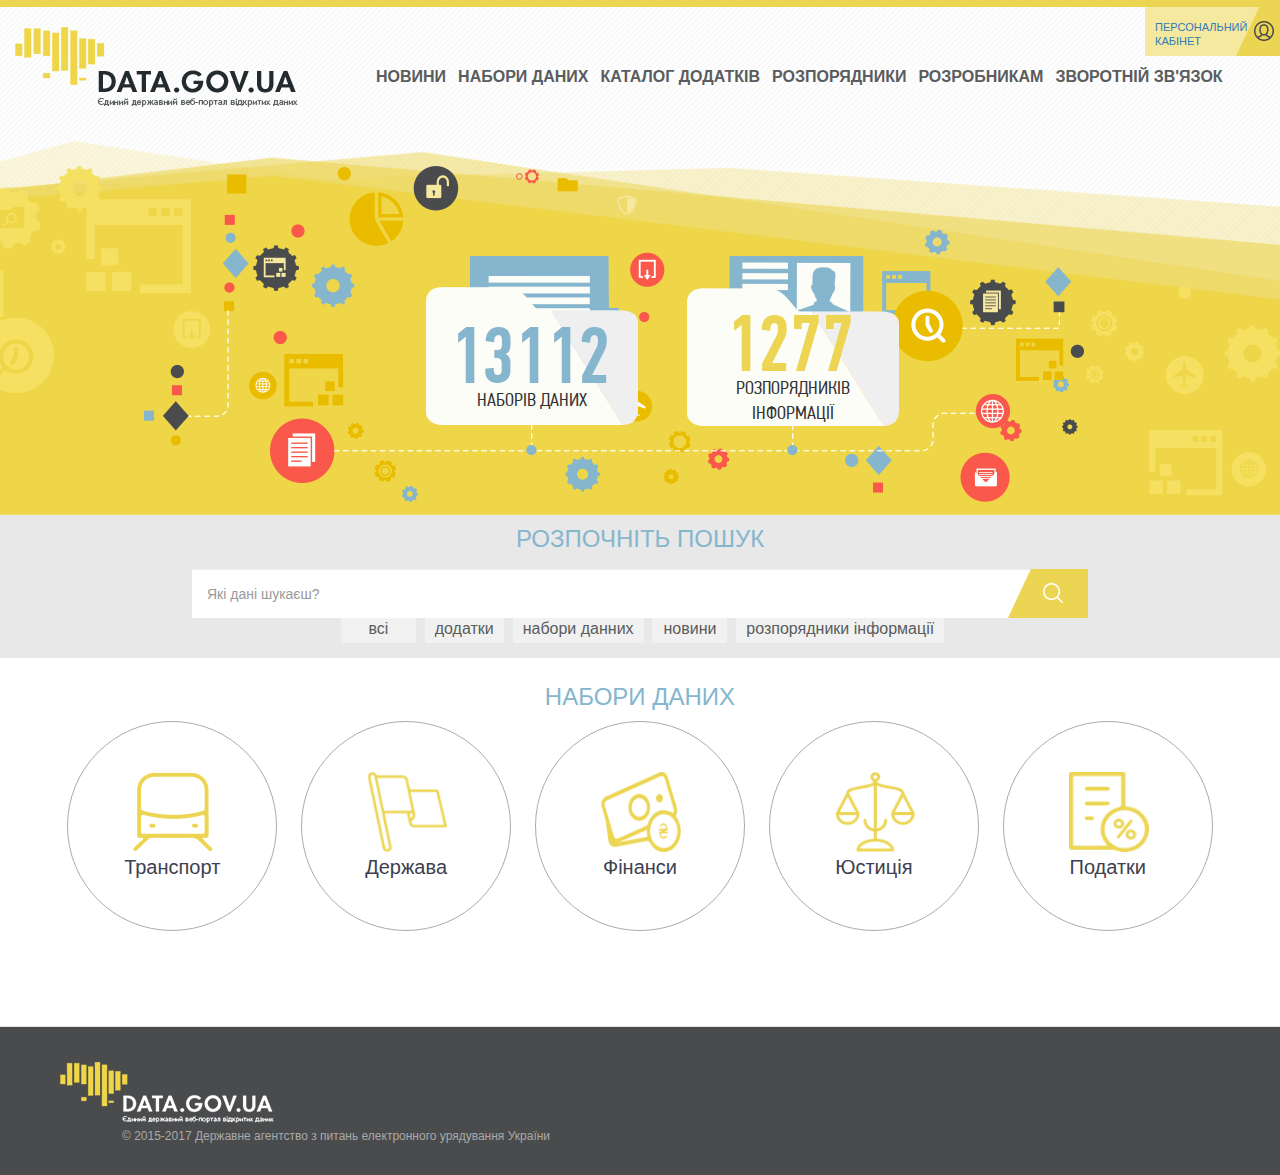
<file: index.html>
<!DOCTYPE html>
<html onmousemove="parallax()" lang="en">
<head>
    <meta charset="UTF-8">
    <title>Вёрстка</title>
    <script type="text/javascript" src="/source/js/jquery-3.2.0.min.js"></script>
    <script type="text/javascript" src="/source/js/script.js"></script>
    <link rel="stylesheet" href="source/css/bootstrap.css">
    <link rel="stylesheet" href="source/css/style.css">
</head>
<body>
    <header id="navbar" class="col-xs-12">
        <div class="header-region">
            <div id="mainlogo" class="col-sm-5 col-md-4 col-xs-4 col-lg-3">
                <a class="logo" href="/" title="Головна">
                    <img src="source/img/logo.png" alt="Головна">
                </a>
            </div>
            <div id="menu" class="col-sm-6 col-md-6 col-xs-6 col-lg-9">
                <ul class="menu nav">
                    <li class="col-xs-12 col-sm-6 col-md-4 col-lg- first leaf menu-mlid-619"><a href="/news.html" title="">Новини</a></li>
                    <li class="col-xs-12 col-sm-6 col-md-4 col-lg- leaf menu-mlid-885"><a href="/data" title="">Набори даних</a></li>
                    <li class="col-xs-12 col-sm-6 col-md-4 col-lg- leaf menu-mlid-621"><a href="/applications" title="">Каталог додатків</a></li>
                    <li class="col-xs-12 col-sm-6 col-md-4 col-lg- leaf menu-mlid-622"><a href="/providers-info" title="">Розпорядники</a></li>
                    <li class="col-xs-12 col-sm-6 col-md-4 col-lg- leaf menu-mlid-1046"><a href="developers.html">Розробникам</a></li>
                    <li class="col-xs-12 col-sm-6 col-md-4 col-lg- last leaf menu-mlid-889"><a href="feedback.html">Зворотній зв'язок</a></li>
                </ul>
            </div>
            <div id="login" class="col-sm-1 col-md-2 col-xs-2">
                <ul class="menu nav">
                    <li class="first last leaf menu-mlid-891">
                        <a href="/user" title="">Персональний кабінет</a>
                    </li>
                </ul>
            </div>
        </div>
        <div class="region-navigator-inner">
            <div class="header-parallax-1">
                <div class="header-parallax-2">
                    <div class="header-parallax-3">
                        <div class="region region-navigation">
                            <section id="block-custom-block-dataset-count-block" class="block block-custom-block clearfix">
                                <div class="content">
                                    <div class="view-footer counted">
                                        <div class="count">
                                            13112		</div>
                                        <div class="text">
                                            Наборів даних		</div>
                                    </div>
                                </div>
                            </section> <!-- /.block -->
                            <section id="block-custom-block-providers-count-block" class="block block-custom-block clearfix">


                                <div class="content view-information-providers-views">
                                    <div class="view-footer counted">
                                        <div class="count">
                                            1277		</div>
                                        <div class="text">
                                            Розпорядників інформації		</div>
                                    </div>
                                </div>
                            </section> <!-- /.block -->
                        </div>
                    </div>
                </div>
            </div>
        </div>
    </header>
    <div id="searchblock">
        <div class="custom-container">
            <h2 class="block-title">Розпочніть пошук</h2>
            <form action="/search" method="get" id="form-search" accept-charset="UTF-8">
                <div id="search-line-block">
                    <input placeholder="Які дані шукаєш?" class="form-control form-text" type="text" id="search-line" name="search_api_multi_fulltext" value="" size="30" maxlength="128" autocomplete="off">
                    <button class="btn btn-primary form-submit" id="search-button" name="search" value="Пошук" type="submit">Пошук</button>
                    <div class="views-widget">
                        <label class="btn-all">
                            всі <input name="btn-info-search" type="radio" value="all" class="radio-all">
                        </label>
                        <label class="btn-all">
                            додатки <input name="btn-info-search" type="radio" value="dodatki" class="radio-all">
                        </label>
                        <label class="btn-all">
                            набори данних <input name="btn-info-search" type="radio" value="nabir" class="radio-all">
                        </label>
                        <label class="btn-all">
                            новини <input name="btn-info-search" type="radio" value="news" class="radio-all">
                        </label>
                        <label class="btn-all">
                            розпорядники інформації <input name="btn-info-search" type="radio" value="rozpor" class="radio-all">
                        </label>
                    </div>
                </div>

            </form>
        </div>
    </div>
    <div class="custom-container">
        <h2 class="block-title"><a href="/datasets">Набори даних</a></h2>
        <div class="views-row views-row-1">
            <div class="views-row-image views-row-image-1">
                <figure class="back">

                </figure>
                <figure class="front">
                    <img src="/source/img/transport_0.png" width="80" height="80">
                </figure>
            </div>
            <div class="views-row-name">
                <a href="/">Транспорт</a>
            </div>
        </div>
        <div class="views-row views-row-2">
            <div class="views-row-image views-row-image-2">
                <img src="/source/img/state.png" width="80" height="80">
            </div>
            <div class="views-row-name">
                <a href="/">Держава</a>
            </div>
        </div>
        <div class="views-row views-row-3">
            <div class="views-row-image views-row-image-3">
                <img src="/source/img/finances.png" width="80" height="80">
            </div>
            <div class="views-row-name">
                <a href="/">Фінанси</a>
            </div>
        </div>
        <div class="views-row views-row-4">
            <div class="views-row-image views-row-image-4">
                <img src="/source/img/justice.png" width="80" height="80">
            </div>
            <div class="views-row-name">
                <a href="/">Юстиція</a>
            </div>
        </div>
        <div class="views-row views-row-5">
            <div class="views-row-image views-row-image-5">
                <img src="/source/img/taxes.png" width="80" height="80">
            </div>
            <div class="views-row-name">
                <a href="/">Податки</a>
            </div>
        </div>
    </div>

    <footer class="footer">
        <div class="logo-copyright">
            <div class="logo-footer name-site">
                <a class="logo-footer" href="/" title="Головна">
                    <img src="/source/img/logo2.png" alt="Головна">
                </a>
            </div>
            <div class="copyright">
                © 2015-2017 Державне агентство з питань електронного урядування України		</div>
        </div>

    </footer>
</body>
</html>
</file>
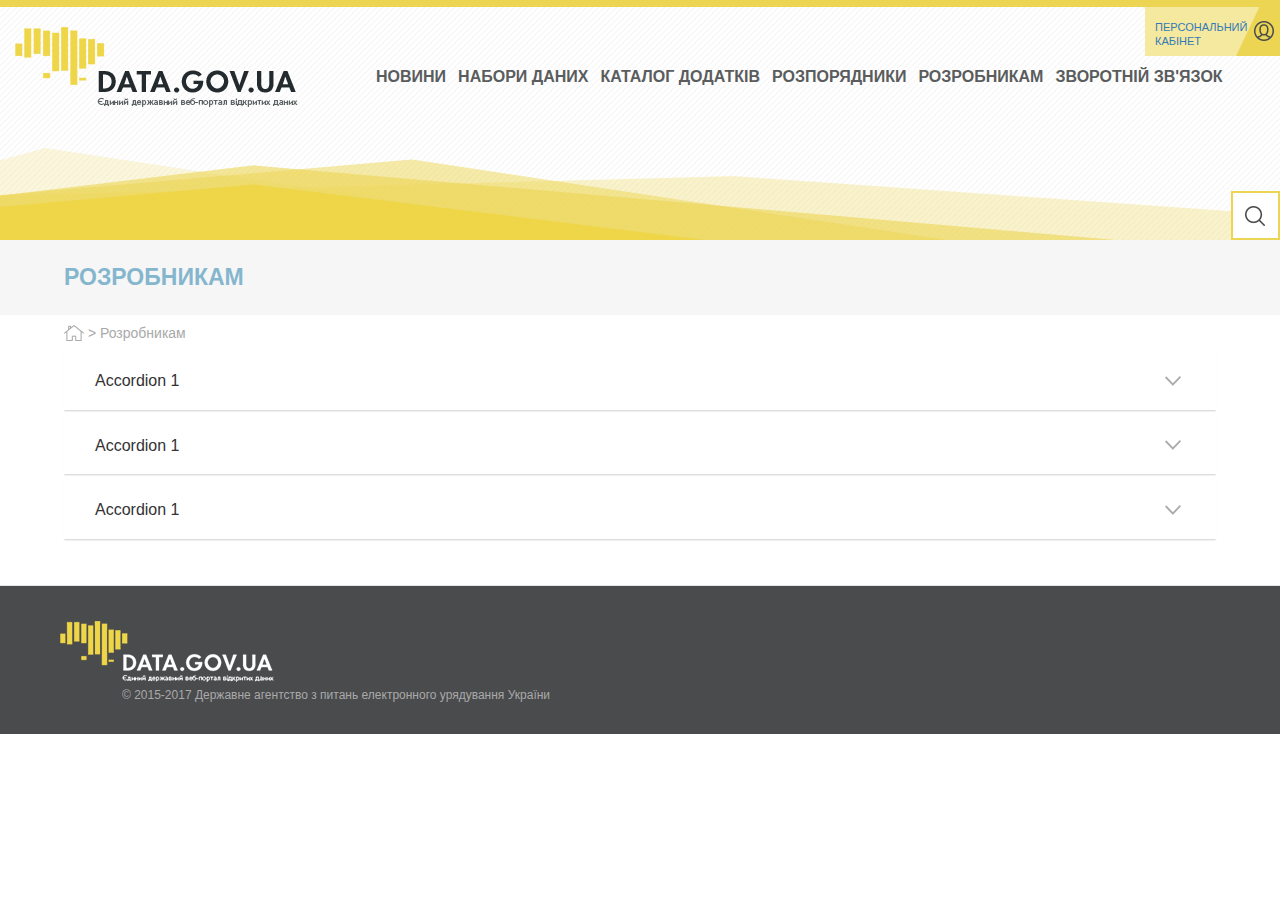
<file: developers.html>
<!DOCTYPE html>
<html lang="en">
<head>
    <meta charset="UTF-8">
    <title>webApi - developers</title>
    <link rel="stylesheet" href="source/css/bootstrap.css">
    <link rel="stylesheet" href="source/css/style.css">
    <script type="text/javascript" src="/source/js/script.js"></script>
    <script type="text/javascript" src="/source/js/jquery-3.2.0.min.js"></script>
    <script type="text/javascript" src="/source/js/bootstrap.js"></script>
</head>
<body>
    <header id="navbar" class="header-pages col-xs-12">
<div class="header-region">
    <div id="mainlogo" class="col-sm-5 col-md-4 col-xs-4 col-lg-3">
        <a class="logo" href="/" title="Головна">
            <img src="source/img/logo.png" alt="Головна">
        </a>
    </div>
    <div id="menu" class="col-sm-6 col-md-6 col-xs-6 col-lg-9">
        <ul class="menu nav">
            <li class="col-xs-12 col-sm-6 col-md-4 col-lg- first leaf menu-mlid-619"><a href="news.html" title="">Новини</a></li>
            <li class="col-xs-12 col-sm-6 col-md-4 col-lg- leaf menu-mlid-885"><a href="/datasets" title="">Набори даних</a></li>
            <li class="col-xs-12 col-sm-6 col-md-4 col-lg- leaf menu-mlid-621"><a href="/applications" title="">Каталог додатків</a></li>
            <li class="col-xs-12 col-sm-6 col-md-4 col-lg- leaf menu-mlid-622"><a href="/providers-info" title="">Розпорядники</a></li>
            <li class="col-xs-12 col-sm-6 col-md-4 col-lg- leaf menu-mlid-1046"><a href="developers.html">Розробникам</a></li>
            <li class="col-xs-12 col-sm-6 col-md-4 col-lg- last leaf menu-mlid-889"><a href="feedback.html">Зворотній зв'язок</a></li>
        </ul>
    </div>
    <div id="login" class="col-sm-1 col-md-2 col-xs-2">
        <ul class="menu nav">
            <li class="first last leaf menu-mlid-891">
                <a href="/user" title="">Персональний кабінет</a>
            </li>
        </ul>
    </div>
</div>
</header>
    <input placeholder="Які дані шукаєш?" onmouseover="searchhover()" onmouseout="searchout()" onfocus="searchfocus()" onblur="searchblur()" class="my-search" type="text" name="search" value="" size="30" maxlength="128" autocomplete="off">
    <div class="page-type">
        <h1>Розробникам</h1>
    </div>
    <div class="region-breadcrumb">
        <div class="custom-container">
            <div class="breadcrumb">
                <a href="/">Головна</a> &gt; <span class="node-title">Розробникам</span>
            </div>
        </div>
    </div>
    <div class="row-accordion">
            <div id="accordion" class="panel-group">
                <div class="panel panel-default">
                    <div class="panel-heading accord1" onclick="accordionClick1()">
                        <h4 class="panel-title">
                            <a href="#collapse-1" data-toggle="collapse">Accordion 1</a>
                        </h4>
                    </div>
                    <div id="collapse-1" class="panel-collapse collapse">
                        <div class="panel-body">
                            <p> Lorem loremovich Lorem loremovich  Lorem loremovich Lorem loremovich Lorem loremovich Lorem loremovich Lorem loremovich Lorem loremovich Lorem loremovich Lorem loremovich Lorem loremovich Lorem loremovich</p>
                        </div>
                    </div>
                </div>
                <div class="panel panel-default">
                    <div class="panel-heading accord2" onclick="accordionClick2()">
                        <h4 class="panel-title">
                            <a href="#collapse-2" data-toggle="collapse">Accordion 1</a>
                        </h4>
                    </div>
                    <div id="collapse-2" class="panel-collapse collapse">
                        <div class="panel-body">
                            <p> Lorem loremovich Lorem loremovich  Lorem loremovich Lorem loremovich Lorem loremovich Lorem loremovich Lorem loremovich Lorem loremovich Lorem loremovich Lorem loremovich Lorem loremovich Lorem loremovich</p>
                        </div>
                    </div>
                </div>
                <div class="panel panel-default">
                    <div class="panel-heading accord3" onclick="accordionClick3()">
                        <h4 class="panel-title">
                            <a href="#collapse-3" data-toggle="collapse">Accordion 1</a>
                        </h4>
                    </div>
                    <div id="collapse-3" class="panel-collapse collapse">
                        <div class="panel-body">
                            <p> Lorem loremovich Lorem loremovich  Lorem loremovich Lorem loremovich Lorem loremovich Lorem loremovich Lorem loremovich Lorem loremovich Lorem loremovich Lorem loremovich Lorem loremovich Lorem loremovich</p>
                        </div>
                    </div>
                </div>
            </div>
    </div>

    <footer class="footer">
        <div class="logo-copyright">
            <div class="logo-footer name-site">
                <a class="logo-footer" href="/" title="Головна">
                    <img src="/source/img/logo2.png" alt="Головна">
                </a>
            </div>
            <div class="copyright">
                © 2015-2017 Державне агентство з питань електронного урядування України		</div>
        </div>

    </footer>
</body>
</html>
</file>
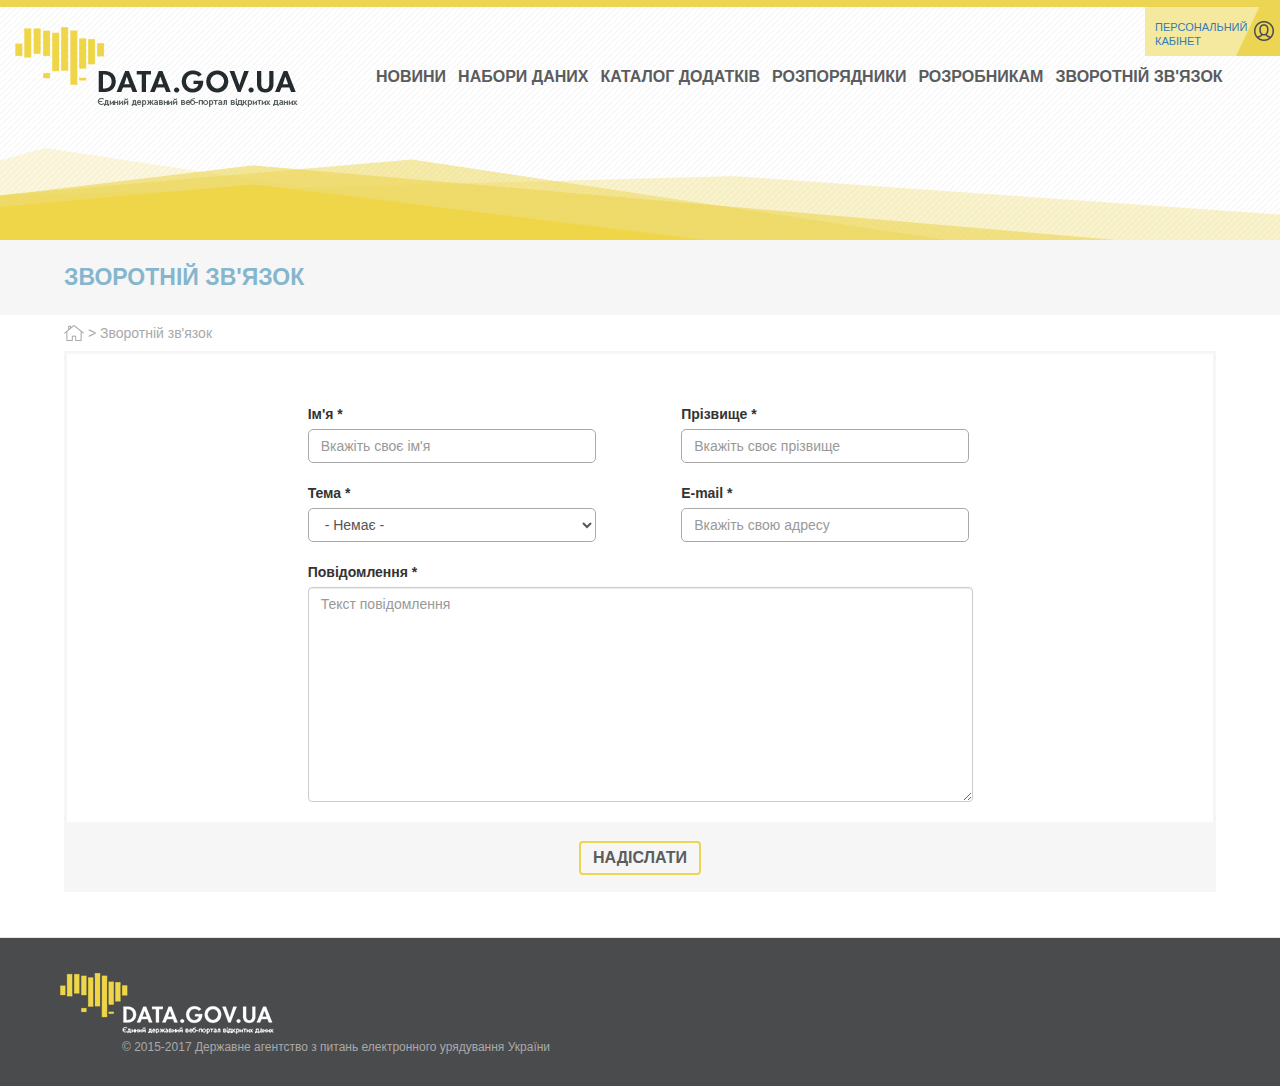
<file: feedback.html>
<!DOCTYPE html>
<html lang="en">
<head>
    <meta charset="UTF-8">
    <title>Фидбек</title>
    <link rel="stylesheet" href="source/css/bootstrap.css">
    <link rel="stylesheet" href="source/css/style.css">
    <script type="text/javascript" src="/source/js/script.js"></script>
    <script type="text/javascript" src="/source/js/jquery-3.2.0.min.js"></script>
    <script type="text/javascript" src="/source/js/bootstrap.js"></script>
</head>
<body>
    <header id="navbar" class="header-pages col-xs-12">
    <div class="header-region">
        <div id="mainlogo" class="col-sm-5 col-md-4 col-xs-4 col-lg-3">
            <a class="logo" href="/" title="Головна">
                <img src="source/img/logo.png" alt="Головна">
            </a>
        </div>
        <div id="menu" class="col-sm-6 col-md-6 col-xs-6 col-lg-9">
            <ul class="menu nav">
                <li class="col-xs-12 col-sm-6 col-md-4 col-lg- first leaf menu-mlid-619"><a href="news.html" title="">Новини</a></li>
                <li class="col-xs-12 col-sm-6 col-md-4 col-lg- leaf menu-mlid-885"><a href="/datasets" title="">Набори даних</a></li>
                <li class="col-xs-12 col-sm-6 col-md-4 col-lg- leaf menu-mlid-621"><a href="/applications" title="">Каталог додатків</a></li>
                <li class="col-xs-12 col-sm-6 col-md-4 col-lg- leaf menu-mlid-622"><a href="/providers-info" title="">Розпорядники</a></li>
                <li class="col-xs-12 col-sm-6 col-md-4 col-lg- leaf menu-mlid-1046"><a href="developers.html">Розробникам</a></li>
                <li class="col-xs-12 col-sm-6 col-md-4 col-lg- last leaf menu-mlid-889"><a href="feedback.html">Зворотній зв'язок</a></li>
            </ul>
        </div>
        <div id="login" class="col-sm-1 col-md-2 col-xs-2">
            <ul class="menu nav">
                <li class="first last leaf menu-mlid-891">
                    <a href="/user" title="">Персональний кабінет</a>
                </li>
            </ul>
        </div>
    </div>
</header>
    <div class="page-type">
        <h1>ЗВОРОТНІЙ ЗВ'ЯЗОК</h1>
    </div>
    <div class="region-breadcrumb">
        <div class="custom-container">
            <div class="breadcrumb">
                <a href="/">Головна</a> &gt; <span class="node-title">Зворотній зв'язок</span>
            </div>
        </div>
    </div>
    <form class="my-form" action="/feedback" method="post">
        <div class="field">
            <div class="webform-component webform-component-imya">
                <label for="edit-submitted-imya">Ім'я <span class="form-required" title="Це поле - обов’язкове.">*</span></label>
                <input required="required" placeholder="Вкажіть своє ім'я" class="form-control form-text required" type="text" id="edit-submitted-imya" name="submitted[imya]" value="" size="60" maxlength="128">
            </div>
            <div class="webform-component webform-component--prizvyshche">
                <label for="edit-submitted-prizvyshche">Прізвище <span class="form-required" title="Це поле - обов’язкове.">*</span></label>
                <input required="required" placeholder="Вкажіть своє прізвище" class="form-control form-text required" type="text" id="edit-submitted-prizvyshche" name="submitted[prizvyshche]" value="" size="60" maxlength="128">
            </div>
            <div class="webform-component webform-component--oberit-temu">
                <label for="edit-submitted-oberit-temu-select">Тема <span class="form-required" title="Це поле - обов’язкове.">*</span></label>
                <select class="select-or-other-select form-control form-select required" id="edit-submitted-oberit-temu-select" name="submitted[oberit_temu][select]"><option value="" selected="selected">- Немає -</option><option value="1">Технічні аспекти роботи веб-порталу</option><option value="2">Запит на набори даних</option><option value="3">Пропозиції по розвитку веб-порталу</option><option value="select_or_other">Інший...</option></select>
            </div>
            <div class="webform-component webform-component--e-mail">
                <label for="edit-submitted-e-mail">E-mail <span class="form-required" title="Це поле - обов’язкове.">*</span></label>
                <input required="required" class="email form-control form-text form-email required" placeholder="Вкажіть свою адресу" type="email" id="edit-submitted-e-mail" name="submitted[e_mail]" size="60">
            </div>
            <div class="webform-component webform-component--povidomlennya">
                <label for="edit-submitted-povidomlennya">Повідомлення <span class="form-required" title="Це поле - обов’язкове.">*</span></label>
                <div class="form-textarea-wrapper resizable textarea-processed resizable-textarea"><textarea required="required" placeholder="Текст повідомлення" class="form-control form-textarea required" id="edit-submitted-povidomlennya" name="submitted[povidomlennya]" cols="60" rows="5"></textarea></div>
            </div>
        </div>
        <div class="button-send">
            <button class="webform-submit button-primary btn btn-primary form-submit" name="op" value="Надіслати" type="submit">Надіслати</button>
        </div>
    </form>

    <footer class="footer">
        <div class="logo-copyright">
            <div class="logo-footer name-site">
                <a class="logo-footer" href="/" title="Головна">
                    <img src="/source/img/logo2.png" alt="Головна">
                </a>
            </div>
            <div class="copyright">
                © 2015-2017 Державне агентство з питань електронного урядування України		</div>
        </div>

    </footer>
</body>
</html>
</file>
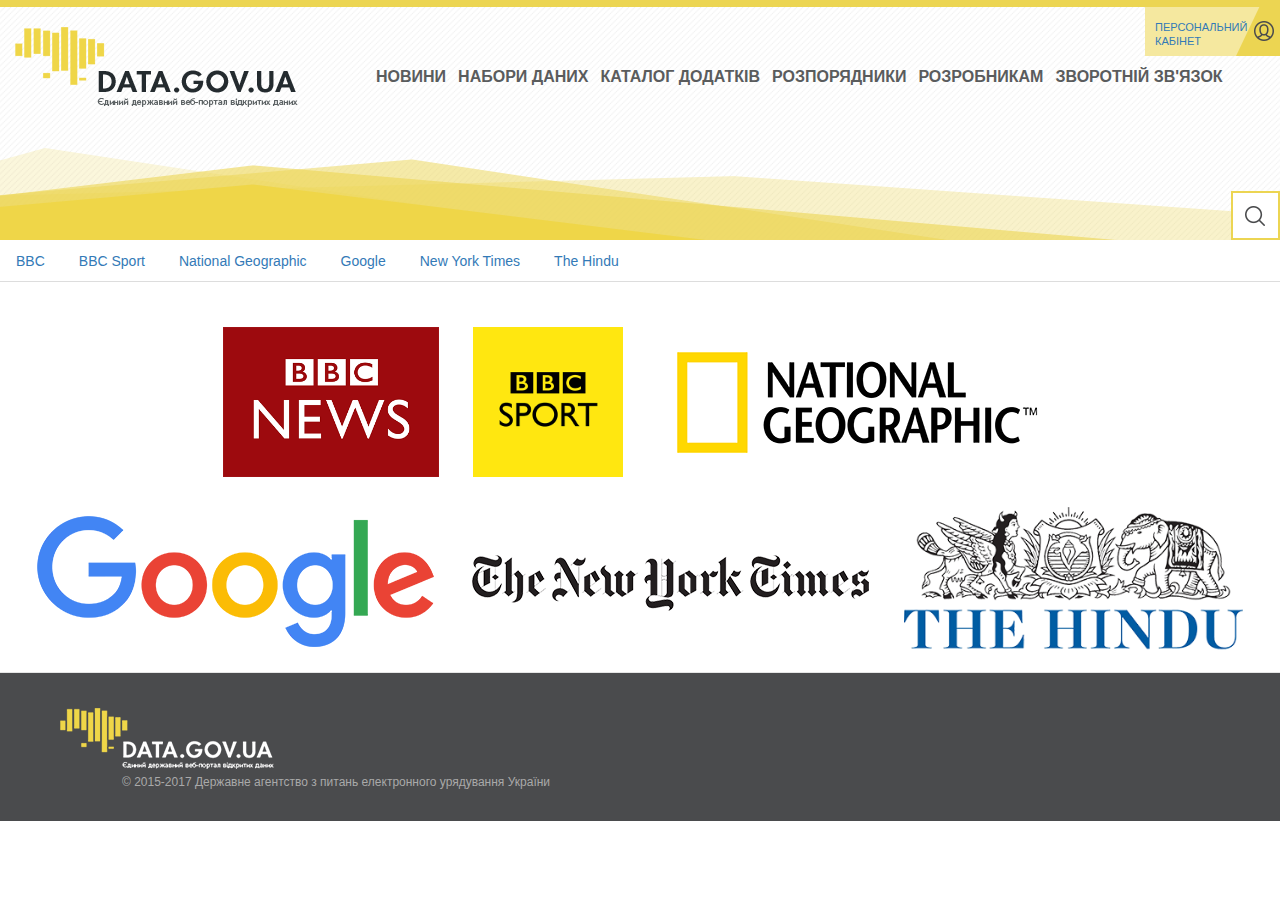
<file: news.html>
<!DOCTYPE html>
<html lang="en">
<head>
    <meta charset="UTF-8">
    <title>Данні</title>
    <link rel="stylesheet" href="source/css/bootstrap.css">
    <link rel="stylesheet" href="source/css/style.css">
    <script type="text/javascript" src="/source/js/script.js"></script>
    <script type="text/javascript" src="/source/js/jquery-3.2.0.min.js"></script>
    <script type="text/javascript" src="/source/js/bootstrap.js"></script>
    <script type="text/javascript" src="/source/js/data.js"></script>
</head>
<body>
<header id="navbar" class="header-pages col-xs-12">
    <div class="header-region">
        <div id="mainlogo" class="col-sm-5 col-md-4 col-xs-4 col-lg-3">
            <a class="logo" href="/" title="Головна">
                <img src="source/img/logo.png" alt="Головна">
            </a>
        </div>
        <div id="menu" class="col-sm-6 col-md-6 col-xs-6 col-lg-9">
            <ul class="menu nav">
                <li class="col-xs-12 col-sm-6 col-md-4 col-lg- first leaf menu-mlid-619"><a href="news.html" title="">Новини</a></li>
                <li class="col-xs-12 col-sm-6 col-md-4 col-lg- leaf menu-mlid-885"><a href="/datasets" title="">Набори даних</a></li>
                <li class="col-xs-12 col-sm-6 col-md-4 col-lg- leaf menu-mlid-621"><a href="/applications" title="">Каталог додатків</a></li>
                <li class="col-xs-12 col-sm-6 col-md-4 col-lg- leaf menu-mlid-622"><a href="/providers-info" title="">Розпорядники</a></li>
                <li class="col-xs-12 col-sm-6 col-md-4 col-lg- leaf menu-mlid-1046"><a href="developers.html">Розробникам</a></li>
                <li class="col-xs-12 col-sm-6 col-md-4 col-lg- last leaf menu-mlid-889"><a href="feedback.html">Зворотній зв'язок</a></li>
            </ul>
        </div>
        <div id="login" class="col-sm-1 col-md-2 col-xs-2">
            <ul class="menu nav">
                <li class="first last leaf menu-mlid-891">
                    <a href="/user" title="">Персональний кабінет</a>
                </li>
            </ul>
        </div>
    </div>
</header>
<input placeholder="Які дані шукаєш?" onmouseover="searchhover()" onmouseout="searchout()" onfocus="searchfocus()" onblur="searchblur()" class="my-search" type="text" name="search" value="" size="30" maxlength="128" autocomplete="off">

<div>
    <!-- Навигация -->
    <ul class="nav nav-tabs" role="tablist">
        <li><a href="#bbc-chanel" aria-controls="profile" role="tab" data-toggle="tab" onclick="getNews('bbc')">BBC</a></li>
        <li><a href="#bbc-sport-chanel" aria-controls="messages" role="tab" data-toggle="tab" onclick="getNews('bbc-sport')">BBC Sport</a></li>
        <li><a href="#national-geographic" aria-controls="settings" role="tab" data-toggle="tab" onclick="getNews('national-geographic')">National Geographic</a></li>
        <li><a href="#google" aria-controls="settings" role="tab" data-toggle="tab" onclick="getNews('google')">Google</a></li>
        <li><a href="#new-york" aria-controls="settings" role="tab" data-toggle="tab" onclick="getNews('new-york')">New York Times</a></li>
        <li><a href="#the-hindu" aria-controls="settings" role="tab" data-toggle="tab" onclick="getNews('the-hindu')">The Hindu</a></li>
    </ul>
    <!-- Содержимое вкладок -->
    <div class="tab-content">
        <div role="tabpanel" class="tab-pane" id="bbc-chanel">
            <div class="row bbc-news news">
                <div class="bbc0 col-lg-3 col-md-4 col-sm-6 col-xs-12">
                    <div class="news-container">
                        <p class="title"></p>
                        <p class="description"></p>
                        <p class="url"></p>
                        <div class="img col-xs-12"></div>
                        <p class="date"></p>
                    </div>
                </div>
            </div>
        </div>
        <div role="tabpanel" class="tab-pane" id="bbc-sport-chanel">
            <div class="row bbc-sport-news news" >
                <div class="bbc-sport0 col-lg-3 col-md-4 col-sm-6 col-xs-12">
                    <div class="news-container">
                        <p class="title"></p>
                        <p class="description"></p>
                        <p class="url"></p>
                        <div class="img col-xs-12"></div>
                        <p class="date"></p>
                    </div>
                </div>
            </div>
        </div>
        <div role="tabpanel" class="tab-pane" id="national-geographic">
            <div class="row national-geographic-news news">
                <div class="national-geographic0 col-lg-3 col-md-4 col-sm-6 col-xs-12">
                    <div class="news-container">
                        <p class="title"></p>
                        <p class="description"></p>
                        <p class="url"></p>
                        <div class="img col-xs-12"></div>
                        <p class="date"></p>
                    </div>
                </div>
            </div>
        </div>
        <div role="tabpanel" class="tab-pane" id="google">
            <div class="row google-news news">
                <div class="google0 col-lg-3 col-md-4 col-sm-6 col-xs-12">
                    <div class="news-container">
                        <p class="title"></p>
                        <p class="description"></p>
                        <p class="url"></p>
                        <div class="img col-xs-12"></div>
                        <p class="date"></p>
                    </div>
                </div>
            </div>
        </div>
        <div role="tabpanel" class="tab-pane" id="new-york">
            <div class="row new-york-news news">
                <div class="new-york0 col-lg-3 col-md-4 col-sm-6 col-xs-12">
                    <div class="news-container">
                        <p class="title"></p>
                        <p class="description"></p>
                        <p class="url"></p>
                        <div class="img col-xs-12"></div>
                        <p class="date"></p>
                    </div>
                </div>
            </div>
        </div>
        <div role="tabpanel" class="tab-pane" id="the-hindu">
            <div class="row the-hindu-news news">
                <div class="the-hindu0 col-lg-3 col-md-4 col-sm-6 col-xs-12">
                    <div class="news-container">
                        <p class="title"></p>
                        <p class="description"></p>
                        <p class="url"></p>
                        <div class="img col-xs-12"></div>
                        <p class="date"></p>
                    </div>
                </div>
            </div>
        </div>
    </div>
</div>

<div class="content col-xs-12">
    <img src="source/img/bbc-news-m.png">
    <img src="source/img/bbc-sport-m.png">
    <img src="source/img/national-geographic-m.png">
    <img src="source/img/google-news-m.png">
    <img src="source/img/the-new-york-times-m.png">
    <img src="source/img/the-hindu-m.png">
</div>


<footer class="row footer">
    <div class="logo-copyright">
        <div class="logo-footer name-site">
            <a class="logo-footer" href="/" title="Головна">
                <img src="/source/img/logo2.png" alt="Головна">
            </a>
        </div>
        <div class="copyright">
            © 2015-2017 Державне агентство з питань електронного урядування України		</div>
    </div>

</footer>
</body>
</html>
</file>
<file: source/css/style.css>
*{
    margin: 0px;
    padding: 0px;
}

@font-face {
    font-family: pfd;
    src: url(/source/libs/pfdintextcondpro-regular.ttf);
}

@font-face {
    font-family: pfdmedium;
    src: url(/source/libs/pfdintextcomppro-medium.ttf);
}

header {
    height: 515px;
    border-top: 7px solid #ecd552;
    background: #ffffff url(/source/img/header-main.gif) center top no-repeat;
    background-size: cover;
}
.header-region{
    height: 90px;
}
#menu {
    display: block;
}

#menu > ul {
    padding-top: 50px;
}

#menu li {
    padding: 0px;
}

#menu li a{
    padding: 5px 0px;
    display: inline-block;
    font: 16px 'OrenburgC','Trebuchet MS',Arial,sans-serif;
    color: #5a5c5d;
    border-bottom: 3px solid transparent;
    text-decoration: none;
    text-transform: uppercase;
    font-weight: bold;
}

#menu li a:hover{
    color: #7b7d7e;
    border-bottom: 3px solid #f5e89f;
    background-color: transparent;
}

#navbar > div.header-region > div {
    padding: 0px;
    margin: 0px;
}

#navbar {
    margin: 0px;
    padding: 0px;
}

#login > ul {
    position: absolute;
    top: 50px;
    right: 0px;
}

@media screen and (max-width: 867px){
    header {
        height: 640px;
        margin: 0px;
        padding: 0px;
    }
    #menu > ul > li.col-xs-12 {
        width: 100%;
    }

    #menu {
        text-align: center;
    }

    #menu > ul {
        padding-top: 0px;
    }
    .header-region{
        height: 215px;
    }
}
@media screen and (max-width: 660px) {
    header .logo img {
        max-width: 200px;
        margin-right: -20px;
    }
}

@media screen and (min-width: 1200px){
    #menu li {
        padding: 6px;
        width: inherit;
    }
    #menu > ul {
        padding-left: 50px;
    }
    #login{
        width: inherit;
    }
    #login ul {
        position: absolute;
        top: 0px;
    }
    #login li{
        padding: 0px;
    }
}

.logo {
    float: left;
    margin: 20px 0 0 15px;
    padding: 0;
}

#login {
    display: block;
}

#login ul li a {
    width: 135px;
    height: 49px;
    margin: 0;
    padding: 13px 0 0 10px;
    font-size: 11px;
    text-align: left;
    font: 11px/14px 'Trebuchet MS',Arial,sans-serif;
    text-transform: uppercase;
    display: block;
    background: #f5e89f url(/source/img/bg-header-cabinet.png) 100% center no-repeat;
    transition: background 200ms;
}

@media screen and (min-width: 1360px) {
    #login{
        width: inherit;
    }
    #login li{
        padding: 0px;
    }
    #login ul {
        position: absolute;
        top: 50px;
        right: 0px;
    }
}

#login a:hover{
    text-decoration: none;

    color: #5a5c5d;
    background: #f5e89f url(/source/img/bg-header-cabinet-hover.png) 100% center no-repeat;
}

/*Рухома частина хедера*/
.region-navigator-inner{
    height: 340px;

    margin-top: 10px;
    padding-top: 57px;
    position: relative;
    display: block;
}

.header-parallax-1{
    width: 100%;
    height: 340px;
    background: url(/source/img/s1.png) center no-repeat;
}

.header-parallax-2{
    width: 100%;
    height: 340px;
    background: url(/source/img/s2.png) center no-repeat;
}

.header-parallax-3{
    width: 100%;
    height: 340px;
    background: url(/source/img/s3.png) center no-repeat;
}

.region-navigation{
    padding-top: 102px;
    background: url(/source/img/bg-header-statistic.png) center 230px no-repeat;
    text-align: center;
    height: 340px;
}

/*Блоки з каунерами*/
#block-custom-block-dataset-count-block{
    display: inline-block;
    vertical-align: top;
    width: 212px;
    height: 200px;
    margin: -10px 0 0 45px;
    padding-top: 55px;
    background: url(/source/img/bg-header-statistic-dataset.png) 100% bottom no-repeat;
}

#block-custom-block-providers-count-block{
    display: inline-block;
    vertical-align: top;
    width: 212px;
    height: 200px;
    margin: -10px 0 0 45px;
    padding-top: 55px;
    background: url(/source/img/bg-header-statistic-rozpor.png) 100% bottom no-repeat;
}

.view-footer{
    display: table-cell;
    width: 310px;
    height: 115px;
    vertical-align: middle;
}

.count{
    text-align: center;
    margin-right: 5px;
    font: 80px/62px pfdmedium,'Trebuchet MS',Arial,sans-serif;
    color: #85b6ce;
}

.text{
    width: 120px;
    text-transform: uppercase;
    text-align: center;
    display: inline-block;
    vertical-align: top;
    font: 18px pfd,'Trebuchet MS',Arial,sans-serif;
}

#block-custom-block-providers-count-block > div > div > div.count{
    color: #ecd552;
}

/*Search Block*/
#searchblock{
    padding: 10px 0;
    background: #e8e8e8;
    display: inline-block;
    width: 100%;
    text-align: center;}

#searchblock .custom-container{
    min-height: 120px;
    width: 100%;
    display: inline-block;
}

#searchblock > div > h2{
    margin: 0 0 16px 0;
    font: 24px 'OrenburgC-Bold','Trebuchet MS',Arial,sans-serif;
    text-transform: uppercase;
    color: #85b6ce;
}

#search-line-block{
    margin-bottom: .5em;
    margin: 0 15vw;
    position: relative;
}

#search-line{
    height: 49px;
    padding: 0 80px 0 15px;
    color: #a9a9a9;
    border: none;
    border-radius: 0;
}

#search-button{
    position: absolute;
    top: 0px;
    right: 0px;
    width: 80px;
    height: 49px;
    background: url(/source/img/search-icon.png) center center no-repeat;
    font-size: 0;
    border: none;
    -webkit-border-radius: 0;
    -moz-border-radius: 0;
    border-radius: 0;
    font-weight: normal;
    text-align: center;
    vertical-align: middle;
    touch-action: manipulation;
    cursor: pointer;
    white-space: nowrap;
    padding: 6px 12px;
}

/*radio btn*/

.btn-all{
    font: 16px 'OrenburgC','Trebuchet MS',Arial,sans-serif;
    background: #f1f1f1;
    color: #5a5c5d;;
    display: inline-block;
    min-width: 75px;
    height: 25px;
    max-height: 25px;
    padding: 2px 10px 0 10px;
    margin: 0 0 5px 5px;
    font-size: 16px;
    text-transform: lowercase;
}

.btn-all:hover{
    background: #ecd552;
}

/*.btn-all:active{*/
    /*background: #ecd552;*/
/*}*/

.radio-all{
    display: none;
}


/*Custom container*/
.custom-container{
    text-align: center;
    width: 100%;
    margin: 0 auto;
}

.block-title a{
    font: 24px 'OrenburgC-Bold','Trebuchet MS',Arial,sans-serif;
    text-transform: uppercase;
    color: #85b6ce;
}

.views-row{
    position: relative;
    display: inline-block;
    vertical-align: top;
    width: 210px;
    height: 210px;
    margin: 0 10px 50px 10px;
    border-radius: 50%;
    border: 1px solid #ababab;
    -webkit-border-radius: 50%;
    -moz-border-radius: 50%;
    border-radius: 50%;
}

.views-row-image{
    width: 110px;
    height: 110px;
    margin: 50px 0 0 50px;
    position: relative;
}
.views-row-name a{
    font: 20px 'OrenburgC','Trebuchet MS',Arial,sans-serif;
    color: #3e4050;
    text-decoration: none;
    position: absolute;
    top: 50%;
    left: 50%;
    margin: -105px 0 0 -105px;
    display: block;
    width: 210px;
    height: 210px;
    padding: 135px 40px 0 40px;
    border-radius: 50%;
}


/*Footer*/
.footer{
    display: flex;
    margin-right: 0px;
    margin-left: 0px;
    margin-top: 45px;
    padding-top: 35px;
    padding-bottom: 36px;
    border-top: 1px solid #E5E5E5;
    padding: 35px 30px 30px 60px;
    color: #a9a9a9;
    background: #4a4b4d;
}

footer .logo-copyright .copyright {
    margin-top: 5px;
    padding-left: 62px;
    font-size: 12px;
}

.header-pages{
    position: relative;
    height: 240px;
    text-align: center;
    background: #ffffff url(/source/img/header-main-not-front.gif) center top no-repeat;
    background-size: cover;
    border-top: 7px solid #ecd552;
    overflow: hidden;
}

.my-search{
    position: absolute;
    right: 0;
    top: 191px;
    height: 49px;
    width: 49px;
    padding: 0 0 0 45px;
    border: 2px solid #ecd552;
    background: #ffffff url(/source/img/search-lupa.png) 100% center no-repeat;
}

/*Developers*/
.page-type{
    position: relative;
    width: 100%;
    min-height: 73px;
    margin: 0;
    padding: 25px 0;
    background: #f6f6f6;
    display: inline-block;
}

.page-type h1 {
    font: bold 23px/25px OrenburgC,'Trebuchet MS',Arial,sans-serif;
    color: #85b6ce;
    margin: 0 5vw;
    text-transform: uppercase;
}

.breadcrumb{
    padding: 0;
    margin-bottom: 0;
    list-style: none;
    margin: 10px 5vw;
    color: #a9a9a9;
    font: 14px 'OrenburgC','Trebuchet MS',Arial,sans-serif;
    background: none;
    text-align: left;
}

.breadcrumb a{
    display: inline-block;
    vertical-align: top;
    width: 20px;
    height: 16px;
    font-size: 0;
    background: url(/source/img/home.png) 0 0 no-repeat;
}

.panel-default{
    min-height: 55px;
    border-bottom: 1px solid #dcdcdc;
    cursor: pointer;
    display: table;
    width: 100%;
    height: 55px;
    padding: 0px;
    margin: 0px;
    border-radius: 0px;
    background-color: white;
}

.panel-heading{
    border-radius: 0%;
    padding: 0;
}

.panel-title:hover{
    color: #85b6ce;
}

.panel-title{
    background: url(/source/img/arrows--down-faq.png) 97% center no-repeat;
}

.panel-title a {
    text-decoration: none;
    display: block;
    vertical-align: middle;
    height: 100%;
    width: 100%;
    padding: 20px 30px;
}

.row-accordion{
    margin: 0 5vw;
}

.panel-title a:focus .panel-heading{
    background-color: #1b6d85;
}

/*feedback*/
.my-form{
    border: solid 3px #f6f6f6;
    border-bottom: solid 70px #f6f6f6;
    margin: 0 5vw;
}

.webform-component{
    width: 43%;
    margin-bottom: 20px;
    display: inline-block;
    vertical-align: top;
}

.my-form .field {
    padding-top: 50px;
    padding-left: 21%;
    padding-right: 4%;
}

.webform-component input{
    width: 78%;
    box-shadow: none;
    border-radius: 5px;
    border-color: #a9a9a9;
}

.webform-component select{
    width: 78%;
    box-shadow: none;
    border-radius: 5px;
    border-color: #a9a9a9;
}

.form-textarea-wrapper{
    width: 180%;
}

.form-textarea-wrapper textarea{
    height: 215px;
    display: block;
    margin: 0;
    width: 100%;
    padding: 6px 12px;
    font-size: 14px;
    line-height: 1.42857143;
    color: #555555;
    background-color: #ffffff;
    background-image: none;
    border: 1px solid #cccccc;
}

.webform-submit{
    background-color: #f6f6f6;
    border: solid 2px #ecd552;
    font: bold 16px OrenburgC,'Trebuchet MS',Arial,sans-serif;
    text-transform: uppercase;
    color: #5a5c5d;
    position: absolute;
    top: 19px;
    left: 40vw;
}

.webform-submit:hover{
    background: #ecd552;
    color: #5a5c5d;
    border-color: #ecd552;
}

.button-send{
    text-align: center;
    position: relative;
}

/*DATA*/
.bbc0, .bbc-sport0, .national-geographic0, .google0, .new-york0, .the-hindu0{
    display: none;
    margin: 0px;
    padding: 0px;
    min-height: 400px;

}

.news-container:hover{
    border: 5px solid #f5e89f;
}

.news{
    padding:0px;
    margin: 0px;
}

.news-container{
    border: 5px solid white;
    background-color: #d9edf7;
    padding: 10px;
    margin: 10px;
    min-height: 350px;
}

.img{
    display: block;
    height: 15rem;
}

@media screen and (max-width: 768px){
    .img{
        height: 350px;
    }
}

.tab-content{
    padding: 15px;
}

.content{
    display: block;
    text-align: center;
}

.content img{
    max-height: 150px;
    margin: 15px;
}
</file>
